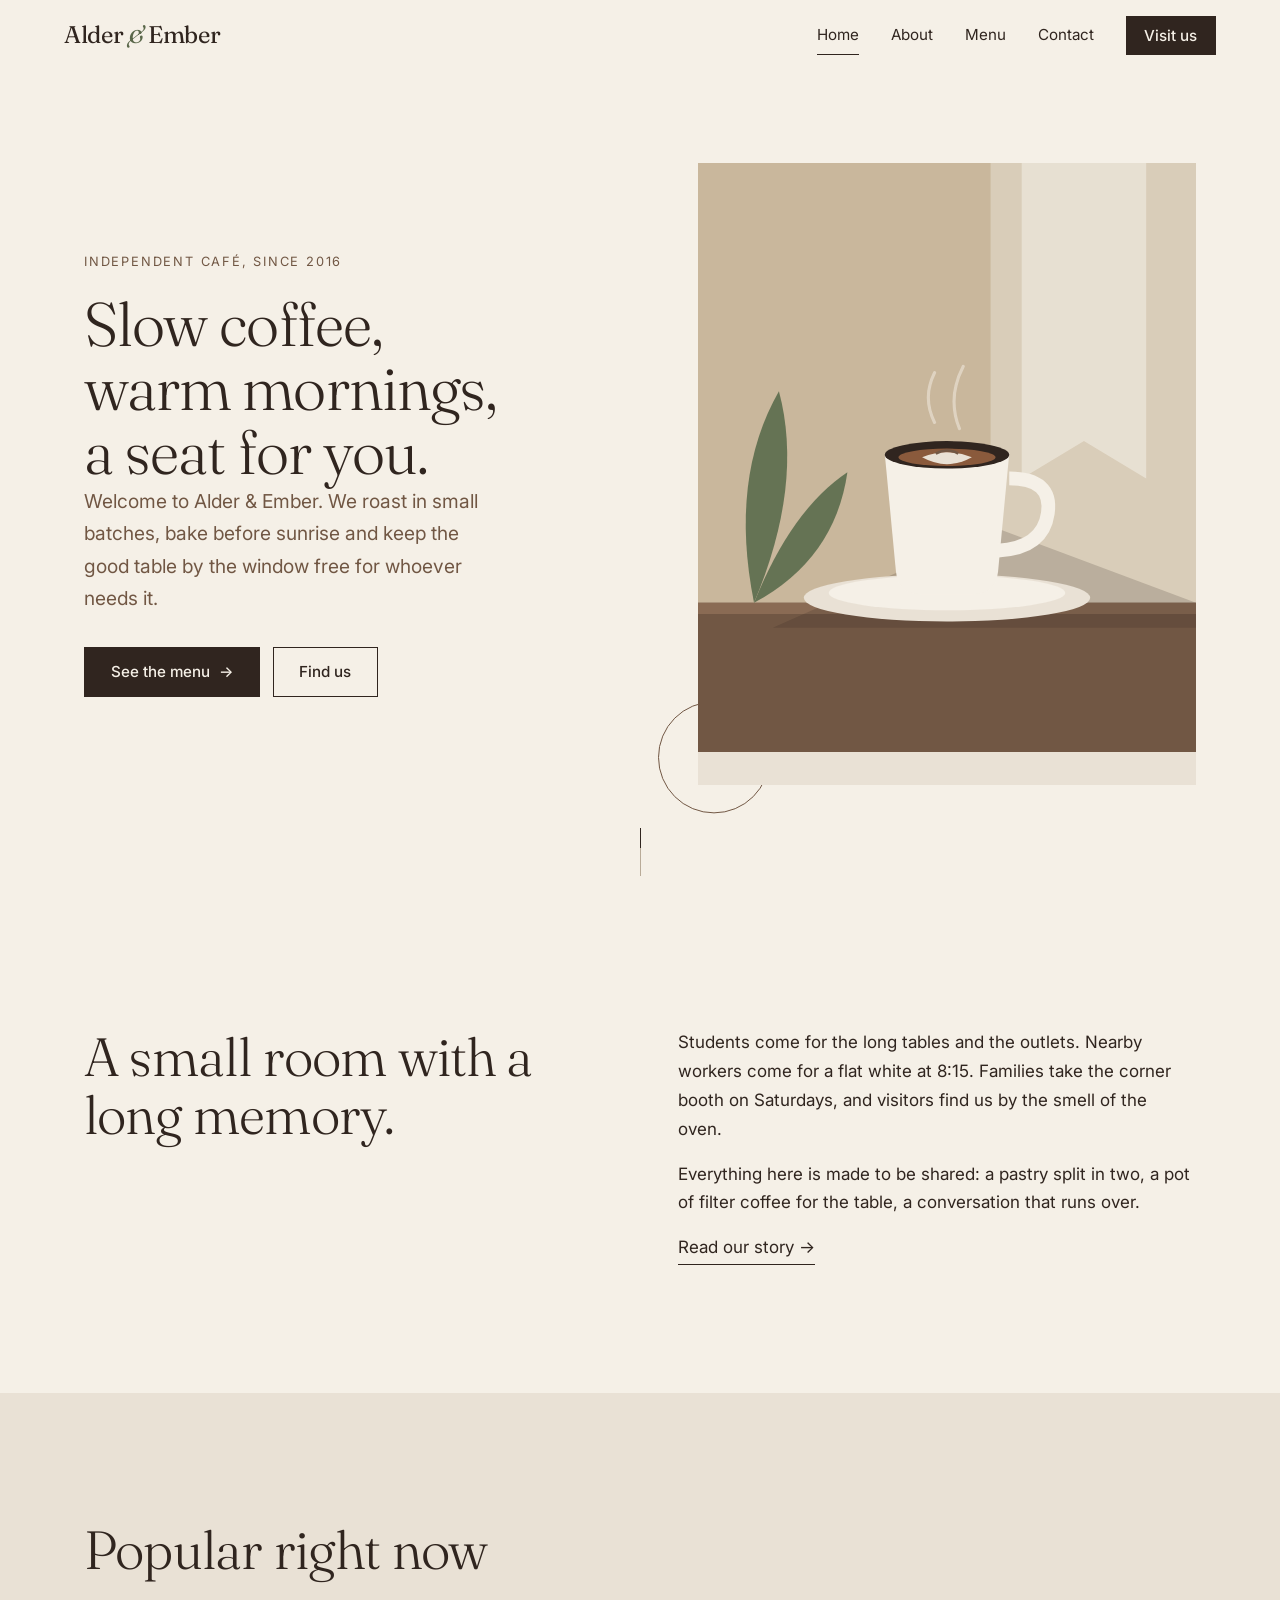
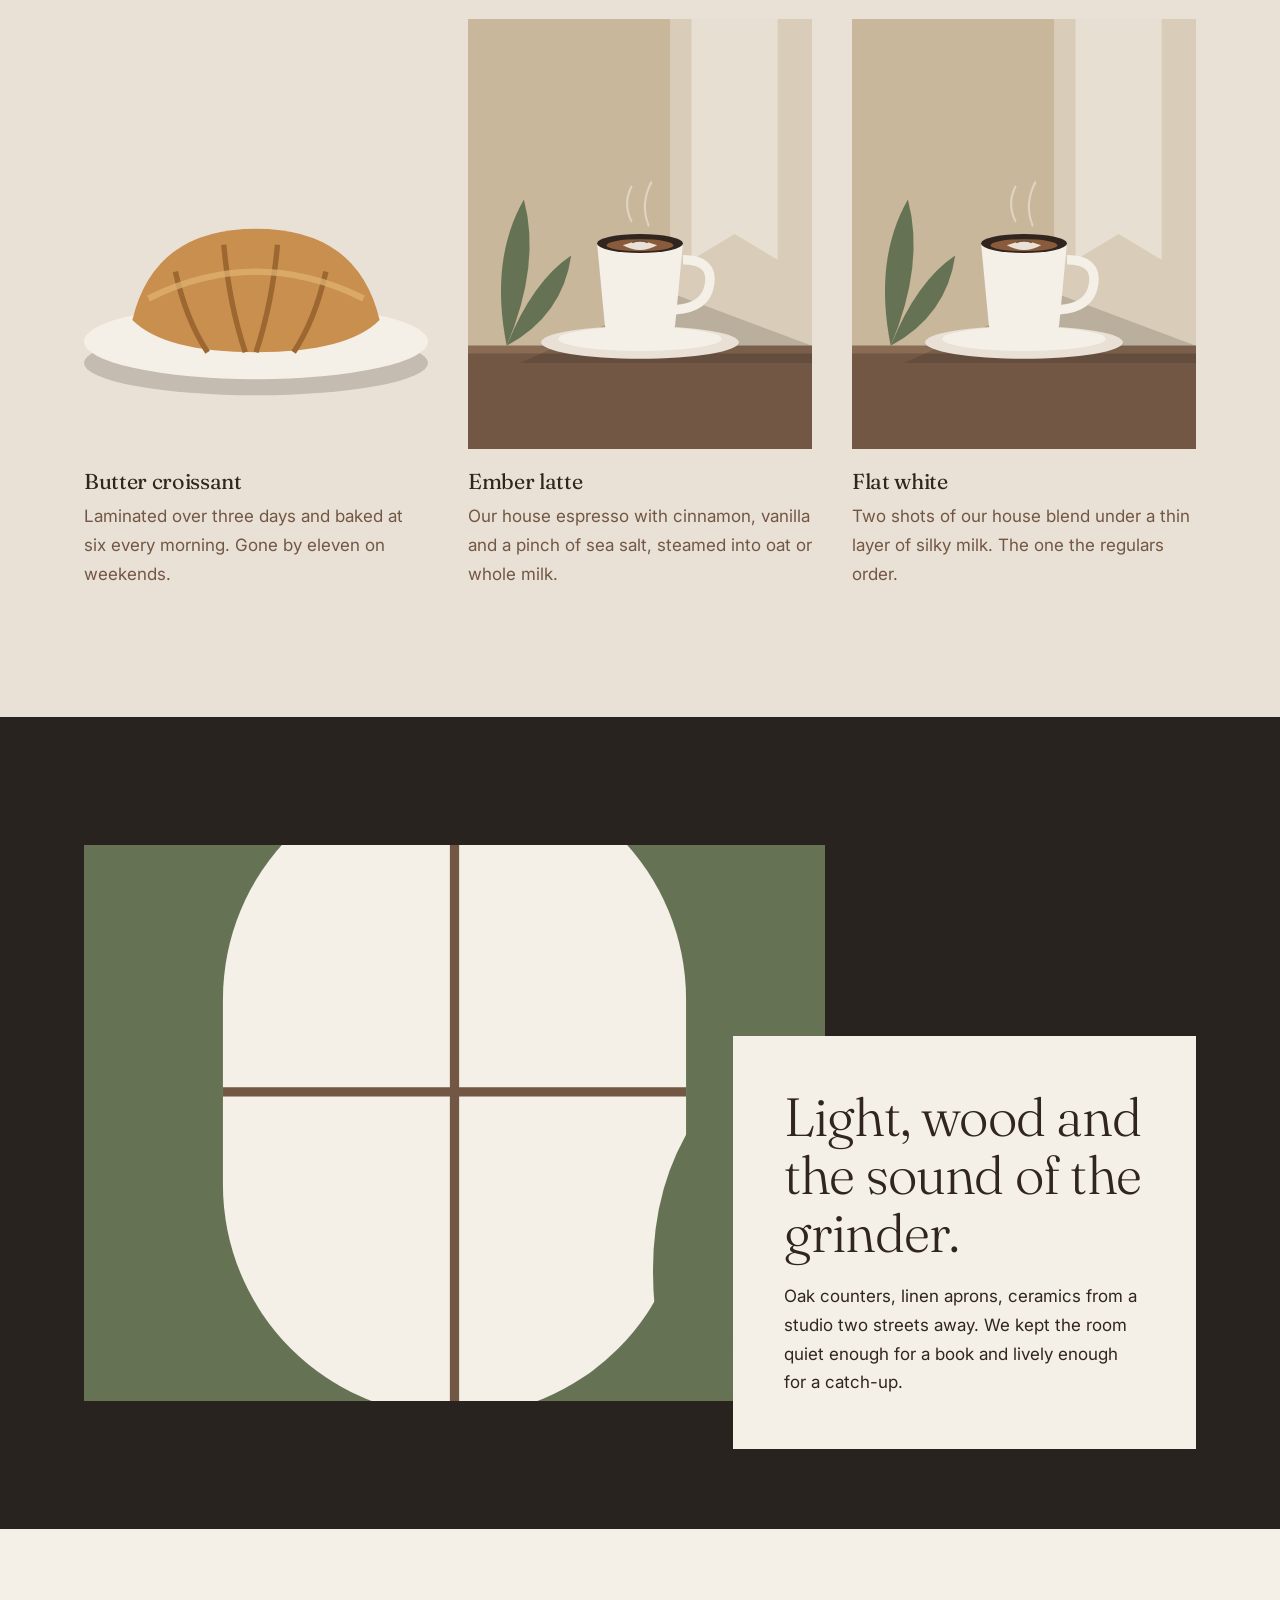
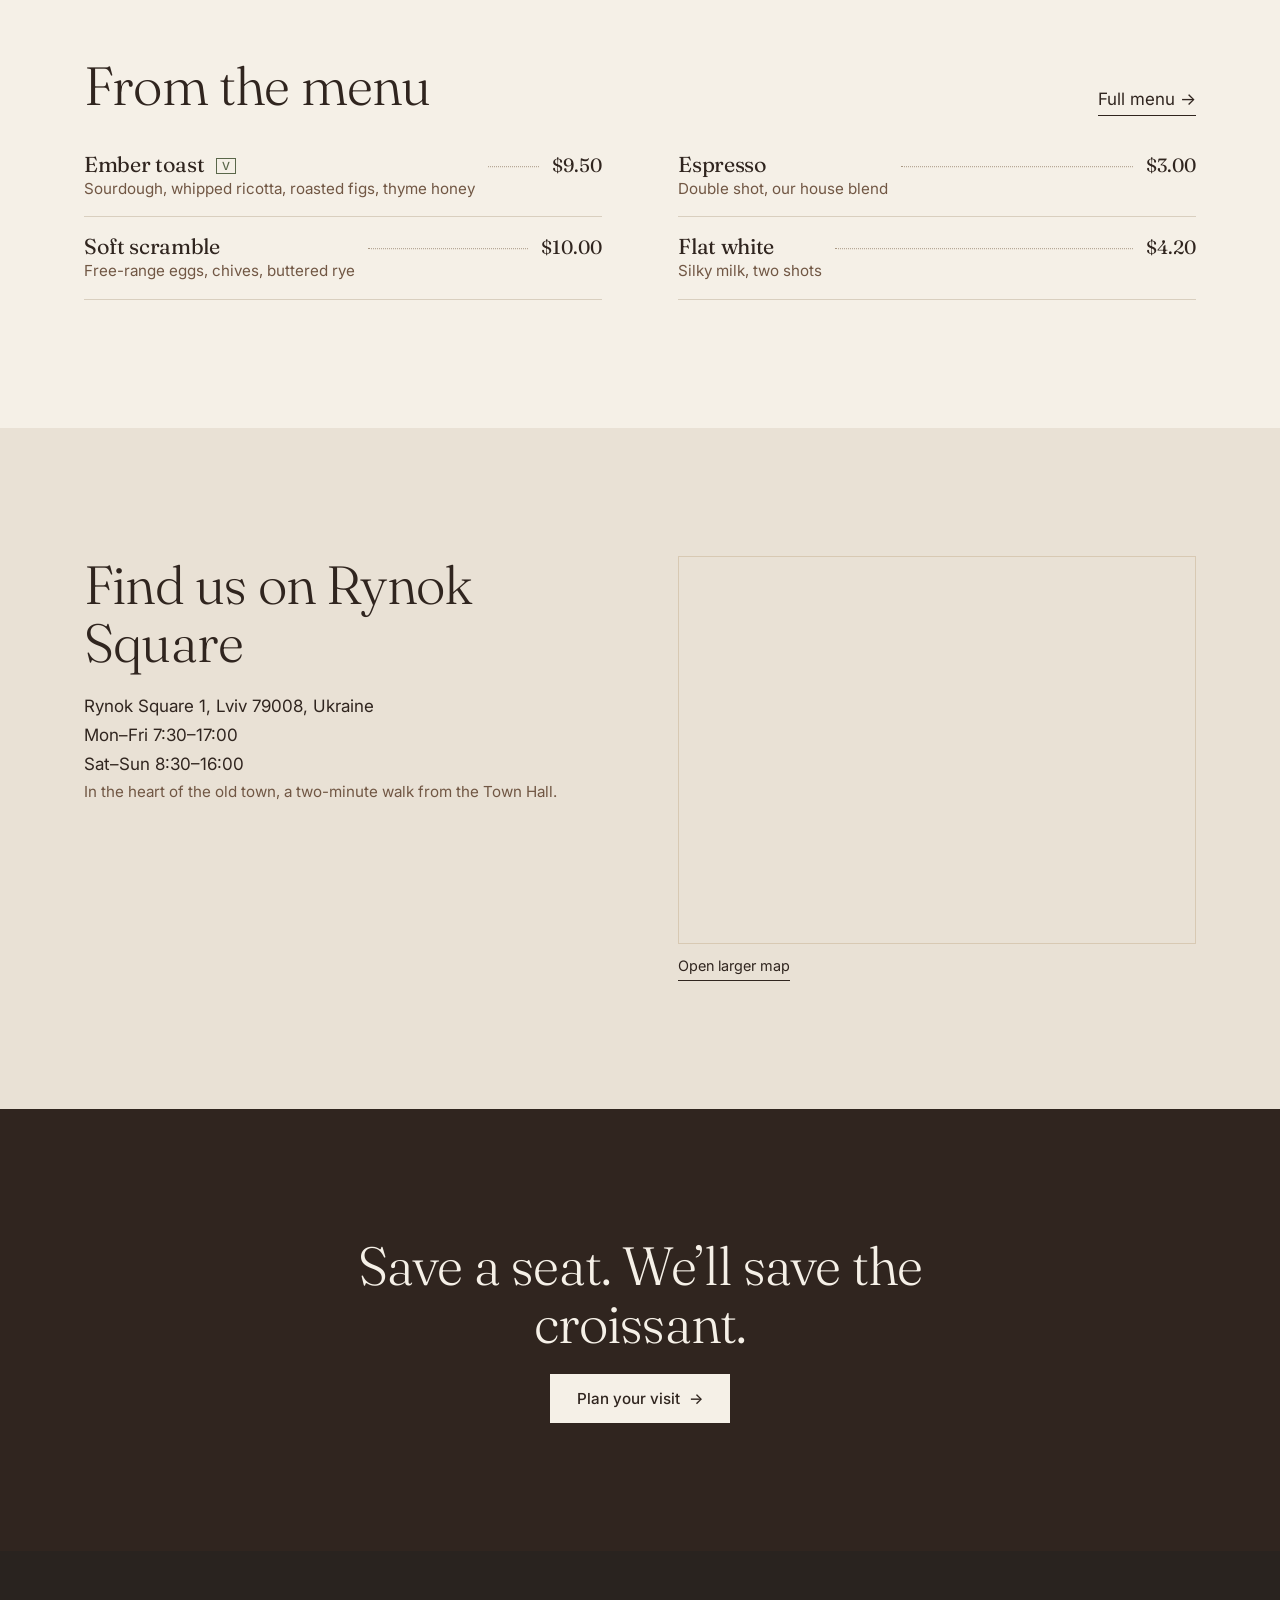
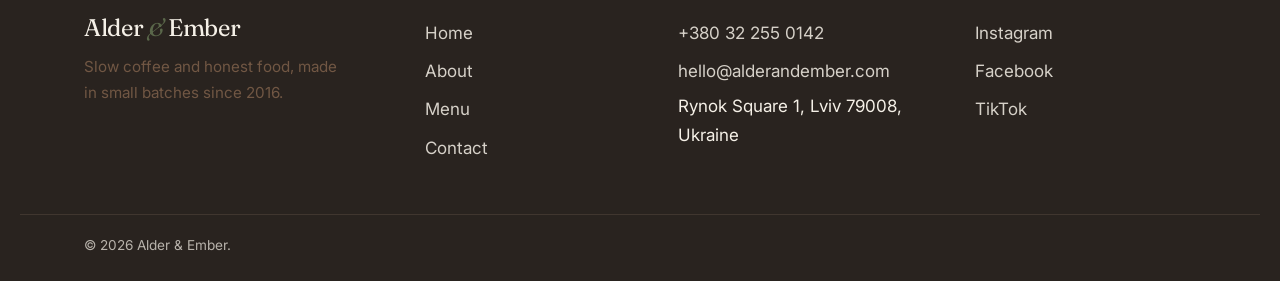
<file: index.html>
<!DOCTYPE html>
<html lang="en">
  <head>
    <meta charset="utf-8">
    <meta name="viewport" content="width=device-width,initial-scale=1"><title>Alder & Ember — Slow coffee, honest food</title>
    <meta name="description" content="An independent café serving slow coffee, fresh pastry and seasonal food.">
    <link rel="preconnect" href="https://fonts.googleapis.com">
    <link rel="preconnect" href="https://fonts.gstatic.com" crossorigin>
    <link href="https://fonts.googleapis.com/css2?family=Fraunces:ital,opsz,wght@0,9..144,300;0,9..144,400;1,9..144,300&amp;family=Inter:wght@400;500&amp;display=swap" rel="stylesheet">
    <link rel="icon" type="image/svg+xml" href="assets/favicon.svg">
    <meta name="theme-color" content="#F5F0E7">
    <link rel="stylesheet" href="css/style.css">
    <script>document.documentElement.classList.add('js')</script>
  </head>
  <body data-page="index"><a class="skip" href="#main">Skip to content</a>
    <header class="nav" id="nav"><a class="brand" href="index.html" aria-label="Alder &amp; Ember, home">Alder <i>&amp;</i> Ember</a>
      <button class="burger" aria-expanded="false" aria-controls="menu"><span class="sr">Menu</span><b></b><b></b></button>
      <nav id="menu" aria-label="Main"><a href="index.html" aria-current="page">Home</a><a href="about.html">About</a><a href="menu.html">Menu</a><a href="contact.html">Contact</a><a class="btn sm" href="index.html#map" data-visit>Visit us</a></nav>
    </header>
    <main id="main">
      <section class="hero">
        <div class="wrap hero-grid">
          <div class="hero-copy">
            <p class="label"><span class="ln">Independent café, since 2016</span></p>
            <h1><span class="ln">Slow coffee,</span> <span class="ln">warm mornings,</span> <span class="ln">a seat for you.</span></h1>
            <p class="lead ln">Welcome to Alder &amp; Ember. We roast in small batches, bake before sunrise and keep the good table by the window free for whoever needs it.</p>
            <p class="cta ln"><a class="btn" href="menu.html">See the menu <span class="arr">→</span></a><a class="btn ghost" href="contact.html">Find us</a></p>
          </div>
          <div class="hero-art">
            <div class="mask">
              <figure class="ph fill "><img src="https://images.unsplash.com/photo-1673568438355-6136a2034d4b?auto=format&fit=crop&q=75&w=1200" alt="Cappuccino with a heart drawn in the milk foam" width="800" height="1000" onerror="this.onerror=null;this.src=&quot;assets/images/hero.svg&quot;" data-speed="0.07"></figure>
            </div>
            <div class="float" data-speed="-0.12" aria-hidden="true"></div>
          </div>
        </div><a class="scroll" href="#intro" aria-label="Scroll to introduction"><span></span></a>
      </section>
      <section class="sec" id="intro">
        <div class="wrap split">
          <h2 class="reveal">A small room with a long memory.</h2>
          <div class="reveal">
            <p>Students come for the long tables and the outlets. Nearby workers come for a flat white at 8:15. Families take the corner booth on Saturdays, and visitors find us by the smell of the oven.</p>
            <p>Everything here is made to be shared: a pastry split in two, a pot of filter coffee for the table, a conversation that runs over.</p><a class="link" href="about.html">Read our story <span class="arr">→</span></a>
          </div>
        </div>
      </section>
      <section class="sec tint">
        <div class="wrap">
          <h2 class="reveal">Popular right now</h2>
          <div class="pop">
            <article class="reveal">
              <figure class="ph tall"><img src="https://images.unsplash.com/photo-1692742249337-3bf05e2b1ed7?auto=format&fit=crop&q=75&w=1200" alt="A dish of golden croissants" width="800" height="1000" onerror="this.onerror=null;this.src=&quot;assets/images/pastry.svg&quot;" loading="lazy"></figure>
              <h3>Butter croissant</h3>
              <p>Laminated over three days and baked at six every morning. Gone by eleven on weekends.</p>
            </article>
            <article class="reveal d1">
              <figure class="ph tall"><img src="https://images.unsplash.com/photo-1673568438355-6136a2034d4b?auto=format&fit=crop&q=75&w=1200" alt="Latte art in a white cup" width="800" height="1000" onerror="this.onerror=null;this.src=&quot;assets/images/hero.svg&quot;" loading="lazy"></figure>
              <h3>Ember latte</h3>
              <p>Our house espresso with cinnamon, vanilla and a pinch of sea salt, steamed into oat or whole milk.</p>
            </article>
            <article class="reveal d2">
              <figure class="ph tall"><img src="https://images.unsplash.com/photo-1660229496744-1c772fabc06a?auto=format&fit=crop&q=75&w=1200" alt="A flat white in a ceramic cup" width="800" height="1000" onerror="this.onerror=null;this.src=&quot;assets/images/hero.svg&quot;" loading="lazy"></figure>
              <h3>Flat white</h3>
              <p>Two shots of our house blend under a thin layer of silky milk. The one the regulars order.</p>
            </article>
          </div>
        </div>
      </section>
      <section class="sec dark">
        <div class="wrap overlap">
          <div class="reveal">
            <figure class="ph wide"><img src="https://images.pexels.com/photos/5018374/pexels-photo-5018374.jpeg?auto=compress&cs=tinysrgb&w=1200" alt="Bright café interior with a large wooden table, chairs and bookshelves" width="800" height="1000" onerror="this.onerror=null;this.src=&quot;assets/images/window.svg&quot;" loading="lazy" data-speed="0.06"></figure>
          </div>
          <div class="card-over reveal">
            <h2>Light, wood and the sound of the grinder.</h2>
            <p>Oak counters, linen aprons, ceramics from a studio two streets away. We kept the room quiet enough for a book and lively enough for a catch-up.</p>
          </div>
        </div>
      </section>
      <section class="sec">
        <div class="wrap">
          <div class="head reveal">
            <h2>From the menu</h2><a class="link" href="menu.html">Full menu <span class="arr">→</span></a>
          </div>
          <div class="two reveal">
            <ul class="items">
              <li>
                <div>
                  <h3>Ember toast <small>V</small></h3>
                  <p>Sourdough, whipped ricotta, roasted figs, thyme honey</p>
                </div><span class="dots" aria-hidden="true"></span><span class="price">$9.50</span>
              </li>
              <li>
                <div>
                  <h3>Soft scramble</h3>
                  <p>Free-range eggs, chives, buttered rye</p>
                </div><span class="dots" aria-hidden="true"></span><span class="price">$10.00</span>
              </li>
            </ul>
            <ul class="items">
              <li>
                <div>
                  <h3>Espresso</h3>
                  <p>Double shot, our house blend</p>
                </div><span class="dots" aria-hidden="true"></span><span class="price">$3.00</span>
              </li>
              <li>
                <div>
                  <h3>Flat white</h3>
                  <p>Silky milk, two shots</p>
                </div><span class="dots" aria-hidden="true"></span><span class="price">$4.20</span>
              </li>
            </ul>
          </div>
        </div>
      </section>
      <section class="sec tint" id="map">
        <div class="wrap split">
          <div class="reveal">
            <h2>Find us on Rynok Square</h2>
            <address>
              <p>Rynok Square 1, Lviv 79008, Ukraine<br>Mon–Fri 7:30–17:00<br>Sat–Sun 8:30–16:00</p>
            </address>
            <p class="muted">In the heart of the old town, a two-minute walk from the Town Hall.</p>
          </div>
          <div class="map reveal">
            <iframe title="Map showing Rynok Square, Lviv" loading="lazy" src="https://www.openstreetmap.org/export/embed.html?bbox=24.0265%2C49.8395%2C24.0365%2C49.8445&amp;layer=mapnik&amp;marker=49.8419%2C24.0315"></iframe><a class="link" href="https://www.openstreetmap.org/?mlat=49.8419&amp;mlon=24.0315#map=17/49.8419/24.0315" target="_blank" rel="noopener">Open larger map</a>
          </div>
        </div>
      </section>
      <section class="sec final">
        <div class="wrap center reveal">
          <h2>Save a seat. We’ll save the croissant.</h2><a class="btn light" href="contact.html">Plan your visit <span class="arr">→</span></a>
        </div>
      </section>
    </main>
    <footer class="foot">
      <div class="wrap grid4">
        <div>
          <p class="brand">Alder <i>&amp;</i> Ember</p>
          <p class="muted">Slow coffee and honest food, made in small batches since 2016.</p>
        </div>
        <nav aria-label="Footer"><a href="index.html">Home</a><a href="about.html">About</a><a href="menu.html">Menu</a><a href="contact.html">Contact</a></nav>
        <address><a href="tel:+380322550142">+380 32 255 0142</a><a href="mailto:hello@alderandember.com">hello@alderandember.com</a><span>Rynok Square 1, Lviv 79008, Ukraine</span></address>
        <div class="social"><a href="https://instagram.com/" rel="noopener" target="_blank">Instagram</a><a href="https://facebook.com/" rel="noopener" target="_blank">Facebook</a><a href="https://tiktok.com/" rel="noopener" target="_blank">TikTok</a></div>
      </div>
      <p class="wrap copy">&copy; 2026 Alder &amp; Ember.</p>
    </footer>
    <script src="js/main.js" defer></script>
  </body>
</html>
</file>
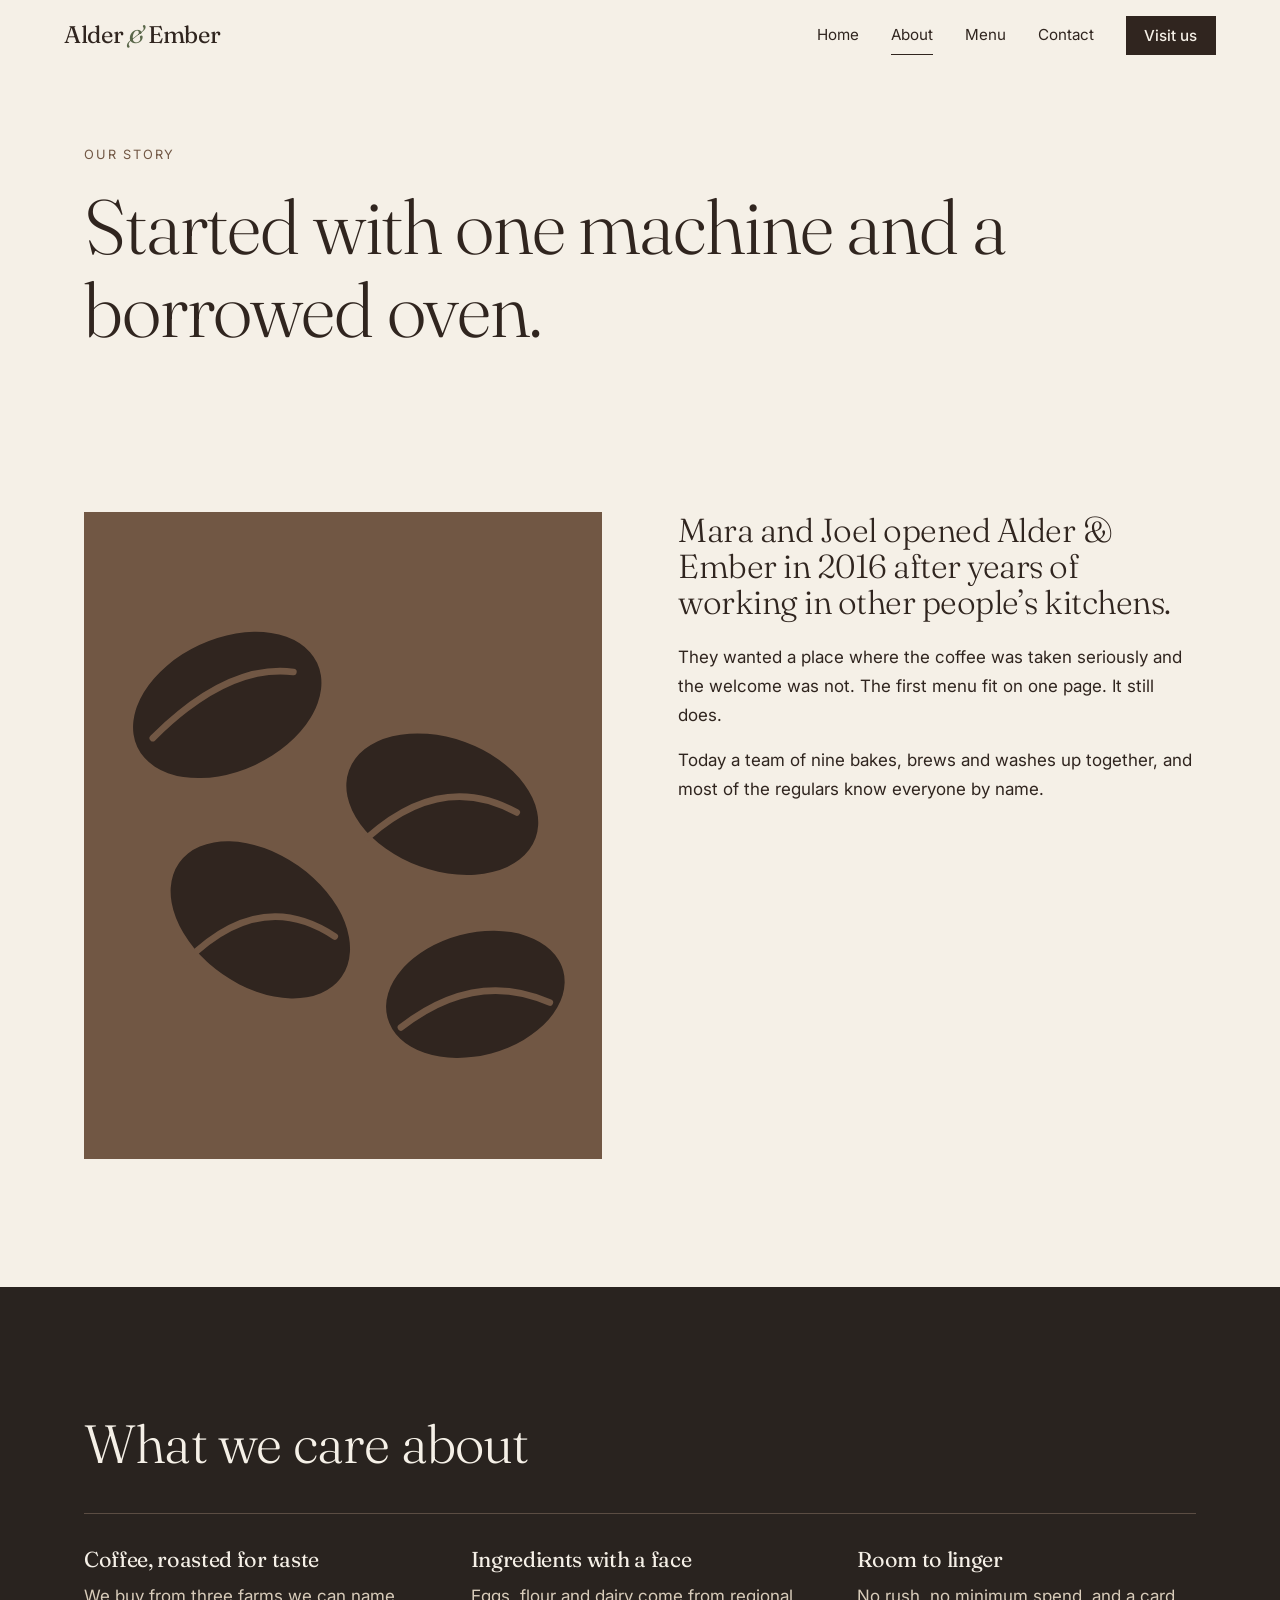
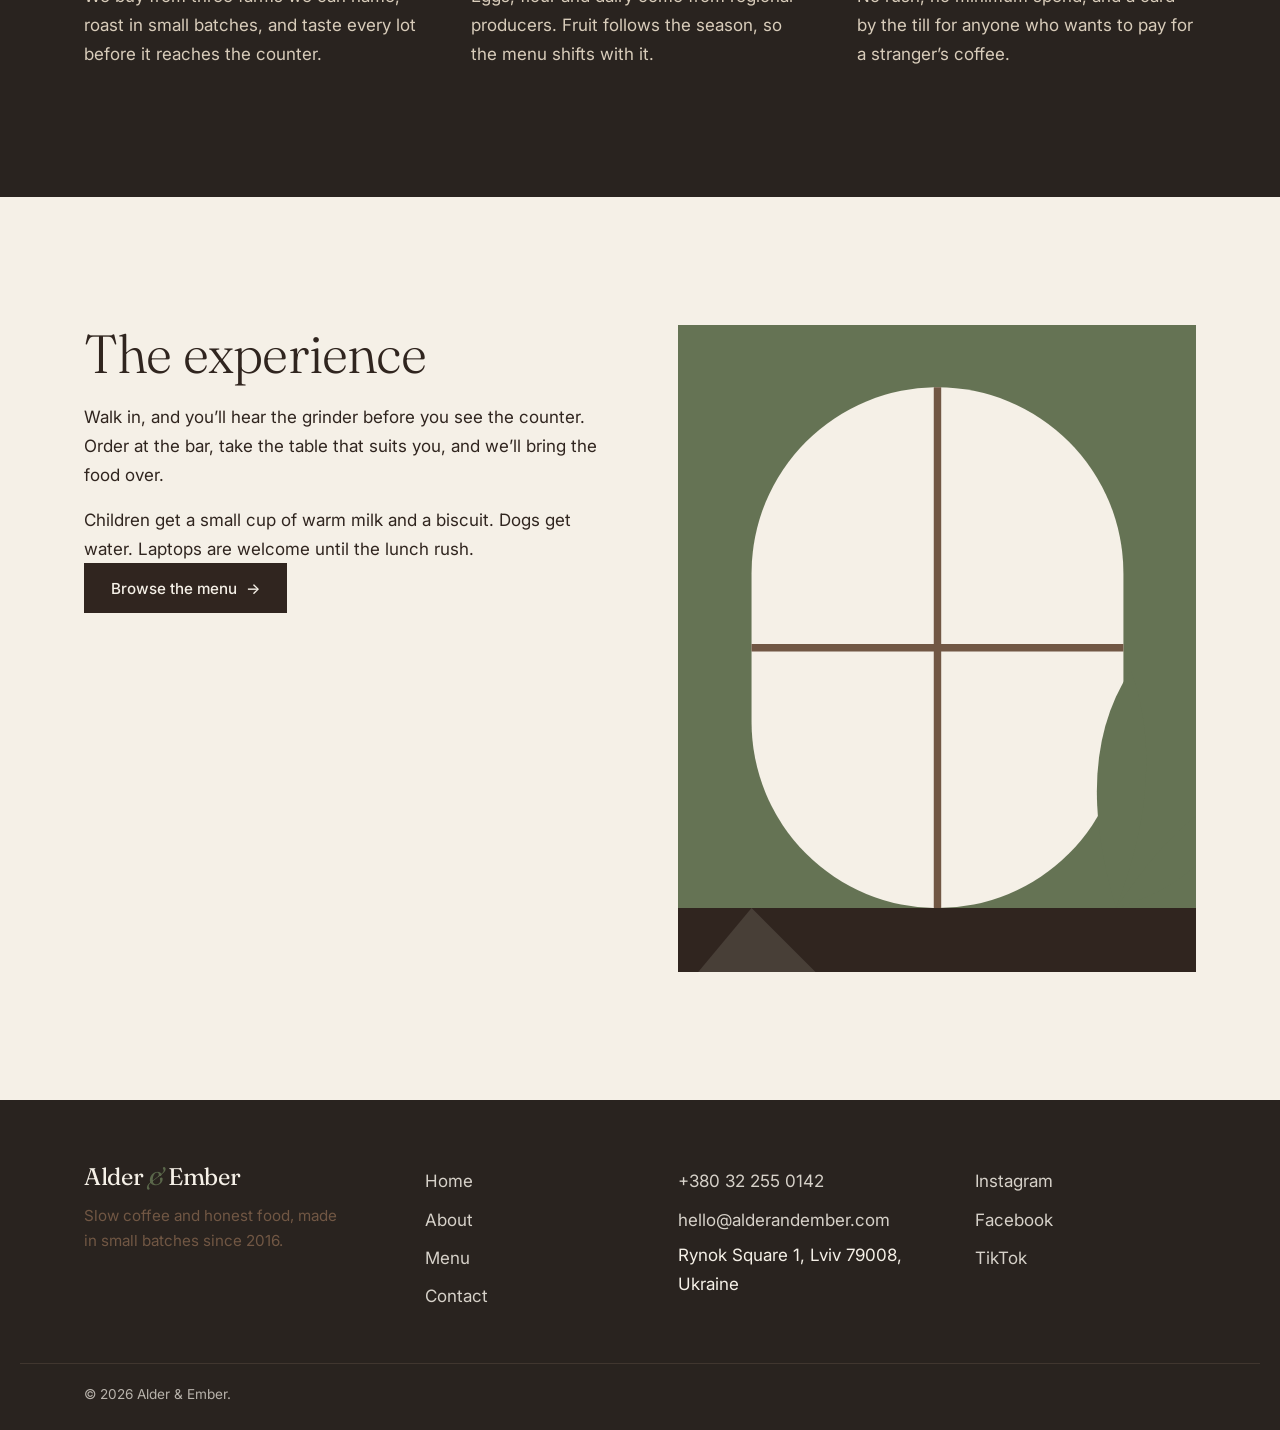
<file: about.html>
<!DOCTYPE html>
<html lang="en">
  <head>
    <meta charset="utf-8">
    <meta name="viewport" content="width=device-width,initial-scale=1"><title>About — Alder & Ember</title>
    <meta name="description" content="The story, values and sourcing behind Alder & Ember.">
    <link rel="preconnect" href="https://fonts.googleapis.com">
    <link rel="preconnect" href="https://fonts.gstatic.com" crossorigin>
    <link href="https://fonts.googleapis.com/css2?family=Fraunces:ital,opsz,wght@0,9..144,300;0,9..144,400;1,9..144,300&amp;family=Inter:wght@400;500&amp;display=swap" rel="stylesheet">
    <link rel="icon" type="image/svg+xml" href="assets/favicon.svg">
    <meta name="theme-color" content="#F5F0E7">
    <link rel="stylesheet" href="css/style.css">
    <script>document.documentElement.classList.add('js')</script>
  </head>
  <body data-page="about"><a class="skip" href="#main">Skip to content</a>
    <header class="nav" id="nav"><a class="brand" href="index.html" aria-label="Alder &amp; Ember, home">Alder <i>&amp;</i> Ember</a>
      <button class="burger" aria-expanded="false" aria-controls="menu"><span class="sr">Menu</span><b></b><b></b></button>
      <nav id="menu" aria-label="Main"><a href="index.html">Home</a><a href="about.html" aria-current="page">About</a><a href="menu.html">Menu</a><a href="contact.html">Contact</a><a class="btn sm" href="index.html#map" data-visit>Visit us</a></nav>
    </header>
    <main id="main">
      <section class="page-hero">
        <div class="wrap">
          <p class="label">Our story</p>
          <h1 class="reveal">Started with one machine and a borrowed oven.</h1>
        </div>
      </section>
      <section class="sec">
        <div class="wrap split">
          <div class="reveal">
            <figure class="ph tall"><img src="https://images.pexels.com/photos/32480142/pexels-photo-32480142.jpeg?auto=compress&cs=tinysrgb&w=1200" alt="A coffee cup on a rustic wooden table" width="800" height="1000" onerror="this.onerror=null;this.src=&quot;assets/images/beans.svg&quot;" loading="lazy" data-speed="0.06"></figure>
          </div>
          <div class="reveal">
            <p class="big">Mara and Joel opened Alder &amp; Ember in 2016 after years of working in other people’s kitchens.</p>
            <p>They wanted a place where the coffee was taken seriously and the welcome was not. The first menu fit on one page. It still does.</p>
            <p>Today a team of nine bakes, brews and washes up together, and most of the regulars know everyone by name.</p>
          </div>
        </div>
      </section>
      <section class="sec dark">
        <div class="wrap">
          <h2 class="reveal">What we care about</h2>
          <div class="vals">
            <div class="reveal">
              <h3>Coffee, roasted for taste</h3>
              <p>We buy from three farms we can name, roast in small batches, and taste every lot before it reaches the counter.</p>
            </div>
            <div class="reveal d1">
              <h3>Ingredients with a face</h3>
              <p>Eggs, flour and dairy come from regional producers. Fruit follows the season, so the menu shifts with it.</p>
            </div>
            <div class="reveal d2">
              <h3>Room to linger</h3>
              <p>No rush, no minimum spend, and a card by the till for anyone who wants to pay for a stranger’s coffee.</p>
            </div>
          </div>
        </div>
      </section>
      <section class="sec">
        <div class="wrap split rev">
          <div class="reveal">
            <figure class="ph tall"><img src="https://images.pexels.com/photos/3952086/pexels-photo-3952086.jpeg?auto=compress&cs=tinysrgb&w=1200" alt="Café interior with round tables, plants and large windows" width="800" height="1000" onerror="this.onerror=null;this.src=&quot;assets/images/window.svg&quot;" loading="lazy" data-speed="0.06"></figure>
          </div>
          <div class="reveal">
            <h2>The experience</h2>
            <p>Walk in, and you’ll hear the grinder before you see the counter. Order at the bar, take the table that suits you, and we’ll bring the food over.</p>
            <p>Children get a small cup of warm milk and a biscuit. Dogs get water. Laptops are welcome until the lunch rush.</p><a class="btn" href="menu.html">Browse the menu <span class="arr">→</span></a>
          </div>
        </div>
      </section>
    </main>
    <footer class="foot">
      <div class="wrap grid4">
        <div>
          <p class="brand">Alder <i>&amp;</i> Ember</p>
          <p class="muted">Slow coffee and honest food, made in small batches since 2016.</p>
        </div>
        <nav aria-label="Footer"><a href="index.html">Home</a><a href="about.html">About</a><a href="menu.html">Menu</a><a href="contact.html">Contact</a></nav>
        <address><a href="tel:+380322550142">+380 32 255 0142</a><a href="mailto:hello@alderandember.com">hello@alderandember.com</a><span>Rynok Square 1, Lviv 79008, Ukraine</span></address>
        <div class="social"><a href="https://instagram.com/" rel="noopener" target="_blank">Instagram</a><a href="https://facebook.com/" rel="noopener" target="_blank">Facebook</a><a href="https://tiktok.com/" rel="noopener" target="_blank">TikTok</a></div>
      </div>
      <p class="wrap copy">&copy; 2026 Alder &amp; Ember.</p>
    </footer>
    <script src="js/main.js" defer></script>
  </body>
</html>
</file>
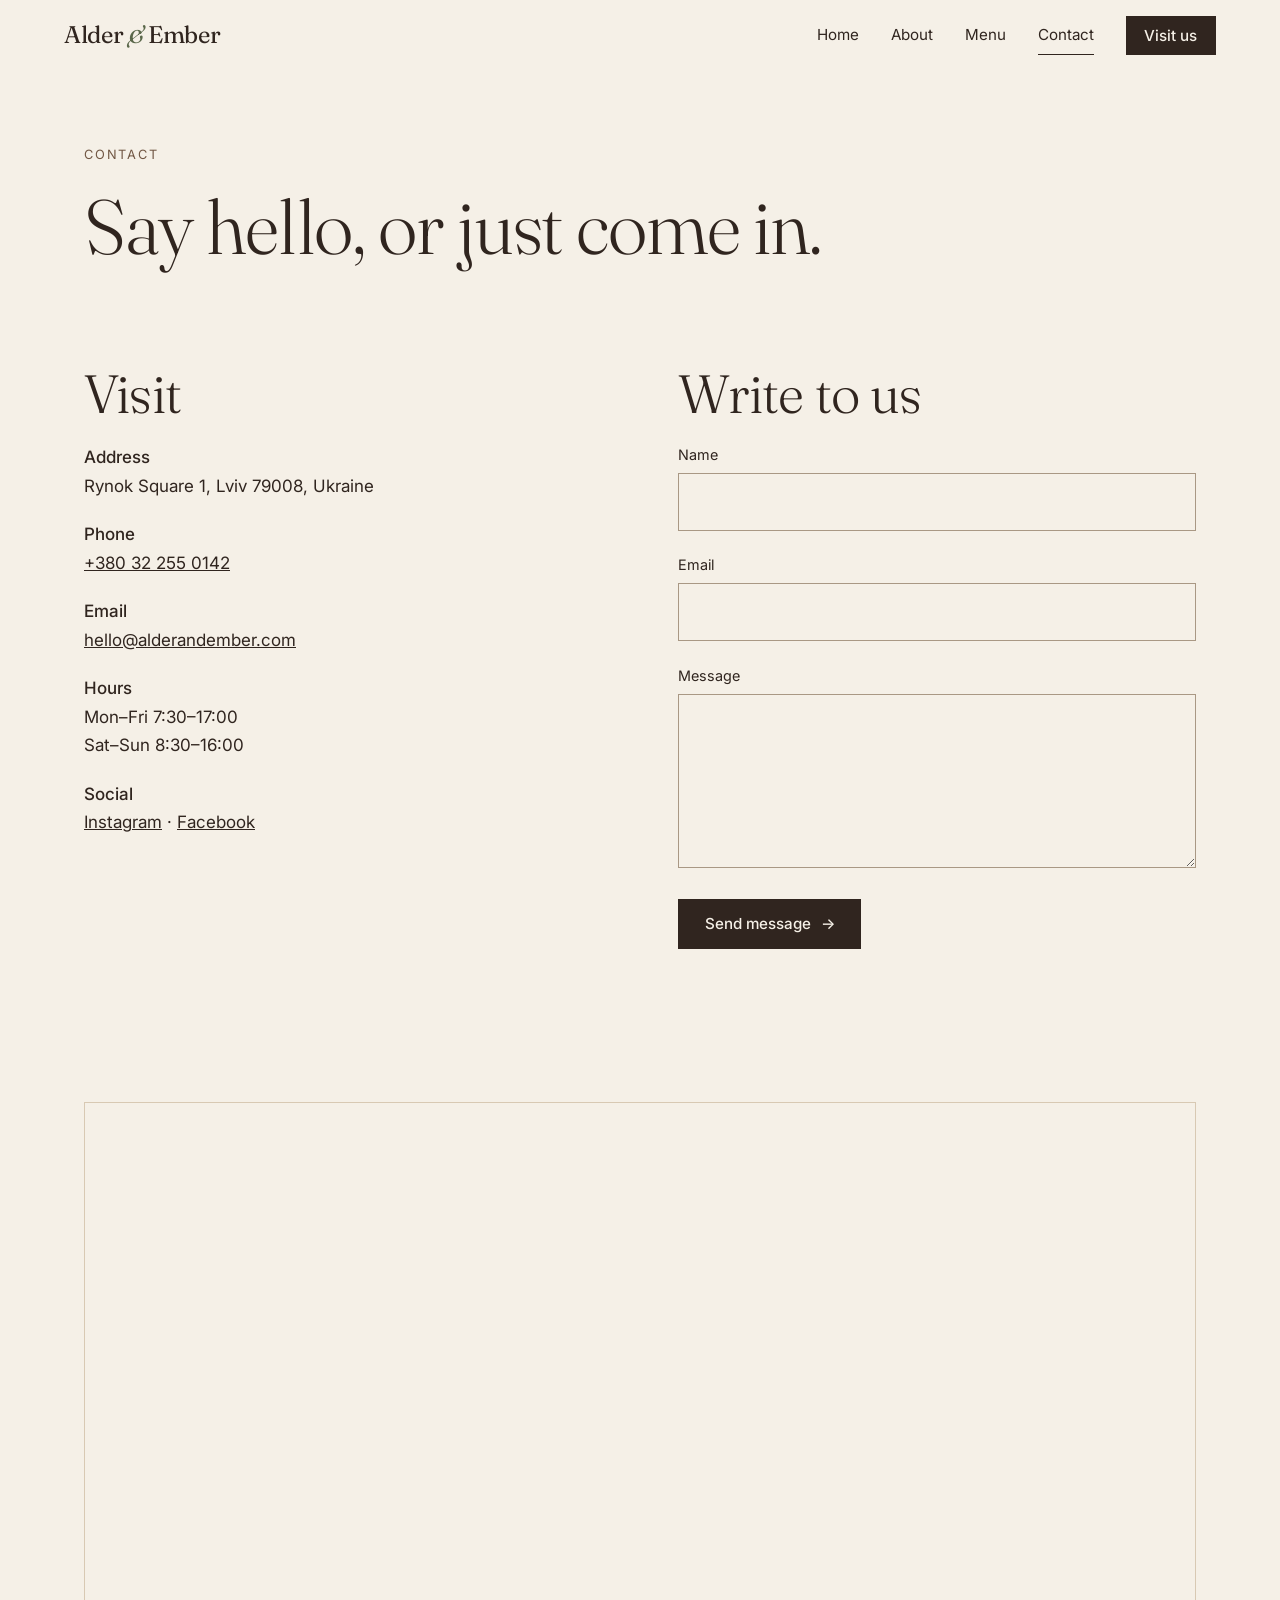
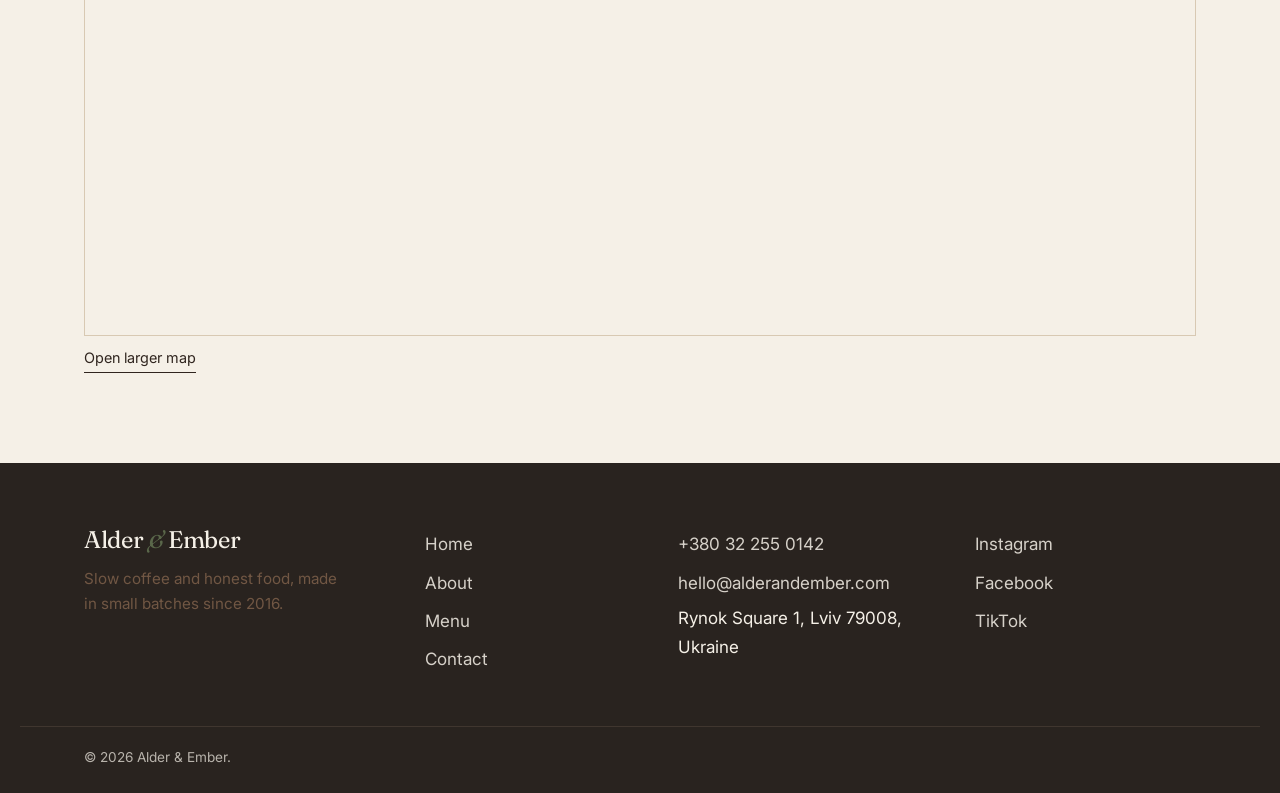
<file: contact.html>
<!DOCTYPE html>
<html lang="en">
  <head>
    <meta charset="utf-8">
    <meta name="viewport" content="width=device-width,initial-scale=1"><title>Contact — Alder & Ember</title>
    <meta name="description" content="Opening hours, address and a message form for Alder & Ember.">
    <link rel="preconnect" href="https://fonts.googleapis.com">
    <link rel="preconnect" href="https://fonts.gstatic.com" crossorigin>
    <link href="https://fonts.googleapis.com/css2?family=Fraunces:ital,opsz,wght@0,9..144,300;0,9..144,400;1,9..144,300&amp;family=Inter:wght@400;500&amp;display=swap" rel="stylesheet">
    <link rel="icon" type="image/svg+xml" href="assets/favicon.svg">
    <meta name="theme-color" content="#F5F0E7">
    <link rel="stylesheet" href="css/style.css">
    <script>document.documentElement.classList.add('js')</script>
  </head>
  <body data-page="contact"><a class="skip" href="#main">Skip to content</a>
    <header class="nav" id="nav"><a class="brand" href="index.html" aria-label="Alder &amp; Ember, home">Alder <i>&amp;</i> Ember</a>
      <button class="burger" aria-expanded="false" aria-controls="menu"><span class="sr">Menu</span><b></b><b></b></button>
      <nav id="menu" aria-label="Main"><a href="index.html">Home</a><a href="about.html">About</a><a href="menu.html">Menu</a><a href="contact.html" aria-current="page">Contact</a><a class="btn sm" href="index.html#map" data-visit>Visit us</a></nav>
    </header>
    <main id="main">
      <section class="page-hero">
        <div class="wrap">
          <p class="label">Contact</p>
          <h1 class="reveal">Say hello, or just come in.</h1>
        </div>
      </section>
      <section class="sec tight">
        <div class="wrap split">
          <div class="reveal">
            <h2>Visit</h2>
            <address class="info">
              <p><b>Address</b><br>Rynok Square 1, Lviv 79008, Ukraine</p>
              <p><b>Phone</b><br><a href="tel:+380322550142">+380 32 255 0142</a></p>
              <p><b>Email</b><br><a href="mailto:hello@alderandember.com">hello@alderandember.com</a></p>
              <p><b>Hours</b><br>Mon–Fri 7:30–17:00<br>Sat–Sun 8:30–16:00</p>
              <p><b>Social</b><br><a href="https://instagram.com/" target="_blank" rel="noopener">Instagram</a> · <a href="https://facebook.com/" target="_blank" rel="noopener">Facebook</a></p>
            </address>
          </div>
          <form class="reveal" id="form" novalidate>
            <h2>Write to us</h2>
            <div class="f"><label for="name">Name</label><input id="name" name="name" autocomplete="name" required aria-describedby="e-name">
              <p class="err" id="e-name" role="alert"></p>
            </div>
            <div class="f"><label for="email">Email</label><input id="email" name="email" type="email" autocomplete="email" required aria-describedby="e-email">
              <p class="err" id="e-email" role="alert"></p>
            </div>
            <div class="f"><label for="msg">Message</label><textarea id="msg" name="msg" rows="5" required minlength="10" aria-describedby="e-msg"></textarea>
              <p class="err" id="e-msg" role="alert"></p>
            </div>
            <button class="btn" type="submit">Send message <span class="arr">→</span></button>
            <p class="ok" id="ok" role="status" hidden>Thanks, your message is ready to send. Delivery is not connected yet; see README to hook the form to your email service.</p>
          </form>
        </div>
      </section>
      <section class="sec tight" id="map">
        <div class="wrap">
          <div class="map reveal">
            <iframe title="Map showing Rynok Square, Lviv" loading="lazy" src="https://www.openstreetmap.org/export/embed.html?bbox=24.0265%2C49.8395%2C24.0365%2C49.8445&amp;layer=mapnik&amp;marker=49.8419%2C24.0315"></iframe><a class="link" href="https://www.openstreetmap.org/?mlat=49.8419&amp;mlon=24.0315#map=17/49.8419/24.0315" target="_blank" rel="noopener">Open larger map</a>
          </div>
        </div>
      </section>
    </main>
    <footer class="foot">
      <div class="wrap grid4">
        <div>
          <p class="brand">Alder <i>&amp;</i> Ember</p>
          <p class="muted">Slow coffee and honest food, made in small batches since 2016.</p>
        </div>
        <nav aria-label="Footer"><a href="index.html">Home</a><a href="about.html">About</a><a href="menu.html">Menu</a><a href="contact.html">Contact</a></nav>
        <address><a href="tel:+380322550142">+380 32 255 0142</a><a href="mailto:hello@alderandember.com">hello@alderandember.com</a><span>Rynok Square 1, Lviv 79008, Ukraine</span></address>
        <div class="social"><a href="https://instagram.com/" rel="noopener" target="_blank">Instagram</a><a href="https://facebook.com/" rel="noopener" target="_blank">Facebook</a><a href="https://tiktok.com/" rel="noopener" target="_blank">TikTok</a></div>
      </div>
      <p class="wrap copy">&copy; 2026 Alder &amp; Ember.</p>
    </footer>
    <script src="js/main.js" defer></script>
  </body>
</html>
</file>
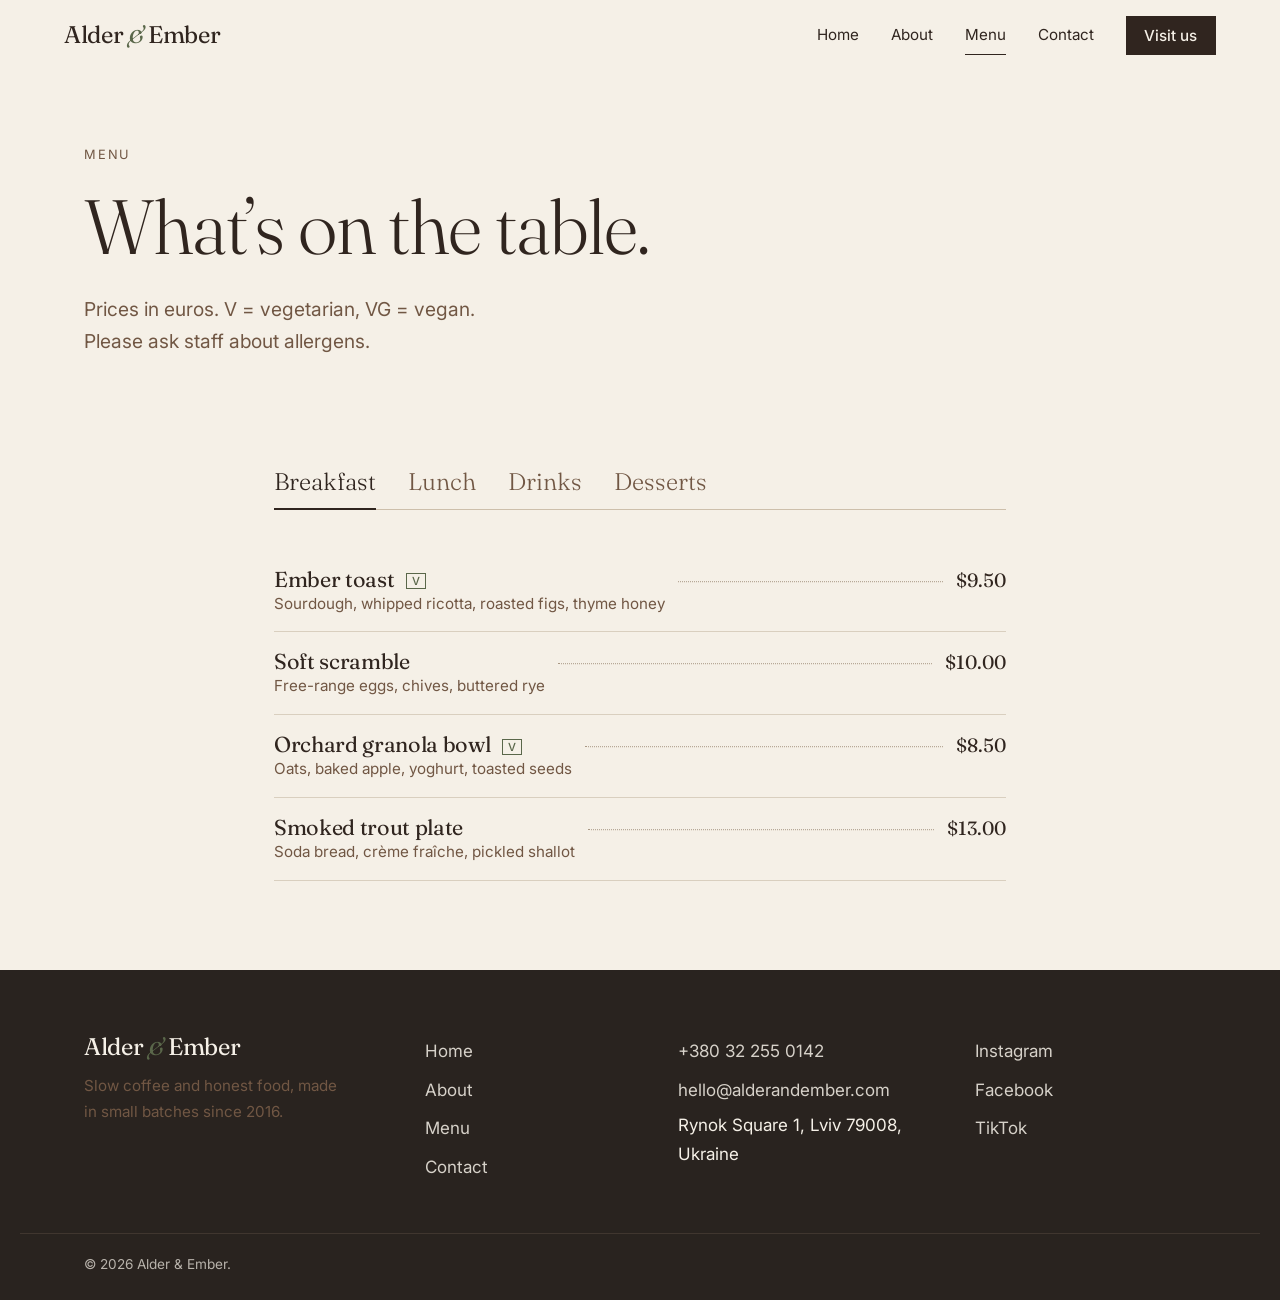
<file: menu.html>
<!DOCTYPE html>
<html lang="en">
  <head>
    <meta charset="utf-8">
    <meta name="viewport" content="width=device-width,initial-scale=1"><title>Menu — Alder & Ember</title>
    <meta name="description" content="Breakfast, lunch, drinks and desserts at Alder & Ember (sample menu).">
    <link rel="preconnect" href="https://fonts.googleapis.com">
    <link rel="preconnect" href="https://fonts.gstatic.com" crossorigin>
    <link href="https://fonts.googleapis.com/css2?family=Fraunces:ital,opsz,wght@0,9..144,300;0,9..144,400;1,9..144,300&amp;family=Inter:wght@400;500&amp;display=swap" rel="stylesheet">
    <link rel="icon" type="image/svg+xml" href="assets/favicon.svg">
    <meta name="theme-color" content="#F5F0E7">
    <link rel="stylesheet" href="css/style.css">
    <script>document.documentElement.classList.add('js')</script>
  </head>
  <body data-page="menu"><a class="skip" href="#main">Skip to content</a>
    <header class="nav" id="nav"><a class="brand" href="index.html" aria-label="Alder &amp; Ember, home">Alder <i>&amp;</i> Ember</a>
      <button class="burger" aria-expanded="false" aria-controls="menu"><span class="sr">Menu</span><b></b><b></b></button>
      <nav id="menu" aria-label="Main"><a href="index.html">Home</a><a href="about.html">About</a><a href="menu.html" aria-current="page">Menu</a><a href="contact.html">Contact</a><a class="btn sm" href="index.html#map" data-visit>Visit us</a></nav>
    </header>
    <main id="main">
      <section class="page-hero">
        <div class="wrap">
          <p class="label">Menu</p>
          <h1 class="reveal">What’s on the table.</h1>
          <p class="lead">Prices in euros. V = vegetarian, VG = vegan. Please ask staff about allergens.</p>
        </div>
      </section>
      <section class="sec tight">
        <div class="wrap narrow">
          <div class="tabs" role="tablist" aria-label="Menu categories">
            <button role="tab" id="t-Breakfast" aria-controls="p-Breakfast" aria-selected="true" tabindex="0">Breakfast</button>
            <button role="tab" id="t-Lunch" aria-controls="p-Lunch" aria-selected="false" tabindex="-1">Lunch</button>
            <button role="tab" id="t-Drinks" aria-controls="p-Drinks" aria-selected="false" tabindex="-1">Drinks</button>
            <button role="tab" id="t-Desserts" aria-controls="p-Desserts" aria-selected="false" tabindex="-1">Desserts</button>
          </div>
          <div class="panel" role="tabpanel" id="p-Breakfast" aria-labelledby="t-Breakfast">
            <h2>Breakfast</h2>
            <ul class="items">
              <li>
                <div>
                  <h3>Ember toast <small>V</small></h3>
                  <p>Sourdough, whipped ricotta, roasted figs, thyme honey</p>
                </div><span class="dots" aria-hidden="true"></span><span class="price">$9.50</span>
              </li>
              <li>
                <div>
                  <h3>Soft scramble</h3>
                  <p>Free-range eggs, chives, buttered rye</p>
                </div><span class="dots" aria-hidden="true"></span><span class="price">$10.00</span>
              </li>
              <li>
                <div>
                  <h3>Orchard granola bowl <small>V</small></h3>
                  <p>Oats, baked apple, yoghurt, toasted seeds</p>
                </div><span class="dots" aria-hidden="true"></span><span class="price">$8.50</span>
              </li>
              <li>
                <div>
                  <h3>Smoked trout plate</h3>
                  <p>Soda bread, crème fraîche, pickled shallot</p>
                </div><span class="dots" aria-hidden="true"></span><span class="price">$13.00</span>
              </li>
            </ul>
          </div>
          <div class="panel" role="tabpanel" id="p-Lunch" aria-labelledby="t-Lunch" hidden>
            <h2>Lunch</h2>
            <ul class="items">
              <li>
                <div>
                  <h3>Roast squash soup <small>VG</small></h3>
                  <p>Sage oil, pumpkin seeds, warm bread</p>
                </div><span class="dots" aria-hidden="true"></span><span class="price">$8.00</span>
              </li>
              <li>
                <div>
                  <h3>Alder sandwich</h3>
                  <p>Roast chicken, apple slaw, aioli, ciabatta</p>
                </div><span class="dots" aria-hidden="true"></span><span class="price">$11.50</span>
              </li>
              <li>
                <div>
                  <h3>Grain bowl <small>V</small></h3>
                  <p>Barley, charred greens, tahini, soft egg</p>
                </div><span class="dots" aria-hidden="true"></span><span class="price">$12.00</span>
              </li>
              <li>
                <div>
                  <h3>Tomato and burrata tart <small>V</small></h3>
                  <p>Puff pastry, basil, aged balsamic</p>
                </div><span class="dots" aria-hidden="true"></span><span class="price">$11.00</span>
              </li>
            </ul>
          </div>
          <div class="panel" role="tabpanel" id="p-Drinks" aria-labelledby="t-Drinks" hidden>
            <h2>Drinks</h2>
            <ul class="items">
              <li>
                <div>
                  <h3>Espresso</h3>
                  <p>Double shot, our house blend</p>
                </div><span class="dots" aria-hidden="true"></span><span class="price">$3.00</span>
              </li>
              <li>
                <div>
                  <h3>Flat white</h3>
                  <p>Silky milk, two shots</p>
                </div><span class="dots" aria-hidden="true"></span><span class="price">$4.20</span>
              </li>
              <li>
                <div>
                  <h3>Filter of the week</h3>
                  <p>Single origin, brewed to order</p>
                </div><span class="dots" aria-hidden="true"></span><span class="price">$4.00</span>
              </li>
              <li>
                <div>
                  <h3>Ember latte</h3>
                  <p>Cinnamon, vanilla and a pinch of sea salt</p>
                </div><span class="dots" aria-hidden="true"></span><span class="price">$4.80</span>
              </li>
              <li>
                <div>
                  <h3>Hot chocolate</h3>
                  <p>Dark chocolate, whole milk</p>
                </div><span class="dots" aria-hidden="true"></span><span class="price">$4.50</span>
              </li>
            </ul>
          </div>
          <div class="panel" role="tabpanel" id="p-Desserts" aria-labelledby="t-Desserts" hidden>
            <h2>Desserts</h2>
            <ul class="items">
              <li>
                <div>
                  <h3>Butter croissant <small>V</small></h3>
                  <p>Baked each morning</p>
                </div><span class="dots" aria-hidden="true"></span><span class="price">$3.20</span>
              </li>
              <li>
                <div>
                  <h3>Burnt honey cheesecake <small>V</small></h3>
                  <p>Crisp base, seasonal fruit</p>
                </div><span class="dots" aria-hidden="true"></span><span class="price">$6.50</span>
              </li>
              <li>
                <div>
                  <h3>Pistachio financier <small>V</small></h3>
                  <p>Brown butter, almond, pistachio</p>
                </div><span class="dots" aria-hidden="true"></span><span class="price">$3.80</span>
              </li>
              <li>
                <div>
                  <h3>Dark chocolate pot <small>V</small></h3>
                  <p>Sea salt, olive oil, cream</p>
                </div><span class="dots" aria-hidden="true"></span><span class="price">$5.50</span>
              </li>
            </ul>
          </div>
        </div>
      </section>
    </main>
    <footer class="foot">
      <div class="wrap grid4">
        <div>
          <p class="brand">Alder <i>&amp;</i> Ember</p>
          <p class="muted">Slow coffee and honest food, made in small batches since 2016.</p>
        </div>
        <nav aria-label="Footer"><a href="index.html">Home</a><a href="about.html">About</a><a href="menu.html">Menu</a><a href="contact.html">Contact</a></nav>
        <address><a href="tel:+380322550142">+380 32 255 0142</a><a href="mailto:hello@alderandember.com">hello@alderandember.com</a><span>Rynok Square 1, Lviv 79008, Ukraine</span></address>
        <div class="social"><a href="https://instagram.com/" rel="noopener" target="_blank">Instagram</a><a href="https://facebook.com/" rel="noopener" target="_blank">Facebook</a><a href="https://tiktok.com/" rel="noopener" target="_blank">TikTok</a></div>
      </div>
      <p class="wrap copy">&copy; 2026 Alder &amp; Ember.</p>
    </footer>
    <script src="js/main.js" defer></script>
  </body>
</html>
</file>
<file: css/style.css>
:root {
  --cream: #F5F0E7;
  --esp: #30251F;
  --mud: #715744;
  --green: #5A674A;
  --beige: #E9E1D5;
  --dark: #29231F;
  --ease: cubic-bezier(.22, .8, .25, 1);
  --t: .7s;
  --serif: "Fraunces", Georgia, "Times New Roman", serif;
  --sans: "Inter", system-ui, -apple-system, "Segoe UI", sans-serif;
  --pad: clamp(1.25rem, 5vw, 4rem);
}

* {
  box-sizing: border-box;
  margin: 0;
}

html {
  scroll-behavior: smooth;
  -webkit-text-size-adjust: 100%;
}

body {
  background: var(--cream);
  color: var(--esp);
  font: 400 1.0625rem/1.7 var(--sans);
  overflow-x: hidden;
}

img {
  display: block;
  max-width: 100%;
}

a {
  color: inherit;
}

.sr {
  position: absolute;
  width: 1px;
  height: 1px;
  overflow: hidden;
  clip: rect(0 0 0 0);
}

.skip {
  position: absolute;
  left: -999px;
  background: var(--esp);
  color: var(--cream);
  padding: .6rem 1rem;
  z-index: 99;
}

.skip:focus {
  left: 1rem;
  top: 1rem;
}

:focus-visible {
  outline: 2px solid var(--green);
  outline-offset: 3px;
}

h1,
h2,
h3,
.brand,
.big {
  font-family: var(--serif);
  font-weight: 300;
  line-height: 1.08;
  letter-spacing: -.015em;
}

h1 {
  font-size: clamp(2.6rem, 6vw, 5rem);
}

.hero h1 {
  font-size: clamp(2.5rem, 4.8vw, 4.6rem);
  line-height: 1.04;
}

h2 {
  font-size: clamp(2rem, 4.2vw, 3.4rem);
  margin-bottom: 1.25rem;
}

h3 {
  font-size: 1.35rem;
  font-weight: 400;
  line-height: 1.25;
}

p + p {
  margin-top: 1rem;
}

.lead {
  font-size: 1.2rem;
  max-width: 34ch;
  color: var(--mud);
}

.muted {
  color: var(--mud);
  font-size: .95rem;
}

.big {
  font-size: clamp(1.5rem, 2.6vw, 2.1rem);
  margin-bottom: 1.5rem;
}

.label {
  font-size: .8rem;
  letter-spacing: .14em;
  text-transform: uppercase;
  color: var(--mud);
  margin-bottom: 1.25rem;
}

.wrap {
  max-width: 1240px;
  margin: 0 auto;
  padding: 0 var(--pad);
}

.narrow {
  max-width: 860px;
}

.sec {
  padding: clamp(4.5rem, 10vw, 9rem) 0;
}

.sec.tight {
  padding: clamp(2rem, 5vw, 4rem) 0 clamp(3rem, 7vw, 6rem);
}

.tint {
  background: var(--beige);
}

.dark {
  background: var(--dark);
  color: var(--cream);
}

.dark .muted {
  color: #cbbfae;
}

.split {
  display: grid;
  gap: clamp(2rem, 6vw, 6rem);
  grid-template-columns: 1fr 1fr;
  align-items: start;
}

.split.rev > :first-child {
  order: 2;
}

.grid4 {
  display: grid;
  gap: 2rem;
  grid-template-columns: 1.4fr 1fr 1.2fr 1fr;
}

/* nav */
.nav {
  position: fixed;
  inset: 0 0 auto;
  z-index: 50;
  display: flex;
  align-items: center;
  justify-content: space-between;
  padding: 1rem var(--pad);
  transition: background .4s, padding .4s, transform .5s var(--ease);
}

.nav.solid {
  background: rgba(245, 240, 231, .96);
  padding-block: .65rem;
  border-bottom: 1px solid #d9cfbf;
}

.brand {
  font-size: 1.5rem;
  text-decoration: none;
  font-weight: 400;
}

.brand i {
  color: var(--green);
}

.nav nav {
  display: flex;
  align-items: center;
  gap: 2rem;
}

.nav nav a:not(.btn) {
  text-decoration: none;
  font-size: .95rem;
  position: relative;
  padding: .4rem 0;
}

.nav nav a:not(.btn)::after {
  content: "";
  position: absolute;
  left: 0;
  right: 0;
  bottom: 0;
  height: 1px;
  background: currentColor;
  transform: scaleX(0);
  transform-origin: left;
  transition: transform .4s var(--ease);
}

.nav nav a:hover::after,
.nav nav a[aria-current]::after {
  transform: scaleX(1);
}

.burger {
  display: none;
  background: none;
  border: 0;
  width: 48px;
  height: 48px;
  cursor: pointer;
  position: relative;
  color: var(--esp);
}

.burger b {
  position: absolute;
  left: 12px;
  right: 12px;
  height: 2px;
  background: currentColor;
  transition: transform .4s var(--ease);
}

.burger b:first-of-type {
  top: 19px;
}

.burger b:last-of-type {
  top: 27px;
}

.burger[aria-expanded=true] b:first-of-type {
  transform: translateY(4px) rotate(45deg);
}

.burger[aria-expanded=true] b:last-of-type {
  transform: translateY(-4px) rotate(-45deg);
}

/* buttons */
.btn {
  display: inline-flex;
  gap: .6rem;
  align-items: center;
  padding: .9rem 1.6rem;
  background: var(--esp);
  color: var(--cream);
  border: 1px solid var(--esp);
  text-decoration: none;
  font: 500 .95rem var(--sans);
  cursor: pointer;
  position: relative;
  overflow: hidden;
  transition: background .4s, color .4s;
}

.btn:hover {
  background: var(--green);
  border-color: var(--green);
}

.btn.ghost {
  background: transparent;
  color: var(--esp);
}

.btn.ghost:hover {
  background: var(--esp);
  color: var(--cream);
  border-color: var(--esp);
}

.btn.sm {
  padding: .55rem 1.1rem;
}

.btn.light {
  background: var(--cream);
  color: var(--esp);
  border-color: var(--cream);
}

.btn.light:hover {
  background: transparent;
  color: var(--cream);
}

.arr {
  display: inline-block;
  transition: transform .4s var(--ease);
}

a:hover > .arr,
button:hover > .arr {
  transform: translateX(5px);
}

.link {
  display: inline-block;
  margin-top: 1rem;
  text-decoration: none;
  border-bottom: 1px solid currentColor;
  padding-bottom: 2px;
}

.cta {
  display: flex;
  flex-wrap: wrap;
  gap: .8rem;
  margin-top: 2rem;
}

/* hero */
.hero {
  min-height: 100svh;
  display: flex;
  align-items: center;
  padding: 7rem 0 4rem;
  position: relative;
}

.hero-grid {
  display: grid;
  grid-template-columns: 1.05fr .95fr;
  gap: clamp(2rem, 5vw, 5rem);
  align-items: center;
  width: 100%;
}

.hero h1 .ln {
  display: block;
}

.hero-art {
  position: relative;
}

.mask {
  overflow: hidden;
  aspect-ratio: 4/5;
  max-height: 78vh;
  width: 100%;
  margin-left: auto;
  clip-path: inset(0 0 0 0);
}

.float {
  position: absolute;
  left: -2.5rem;
  bottom: -2rem;
  width: 7rem;
  height: 7rem;
  border: 1px solid var(--mud);
  border-radius: 50%;
  z-index: -1;
}

.ph {
  overflow: hidden;
  position: relative;
  background: var(--beige);
}

.ph img {
  width: 100%;
  height: 100%;
  object-fit: cover;
  transition: transform 1.2s var(--ease);
}

.ph:hover img {
  transform: scale(1.04);
}

.ph.fill,
.ph.fill img {
  height: 100%;
}

.ph.tall {
  aspect-ratio: 4/5;
}

.ph.wide {
  aspect-ratio: 4/3;
}

.pop .ph {
  margin-bottom: 1.2rem;
}

.ph.sq {
  aspect-ratio: 1;
  margin-bottom: 1.2rem;
}

.ph [data-speed] {
  height: 115%;
  margin-top: -7%;
}

.ph.txt {
  display: grid;
  place-items: center;
  background: var(--mud);
  color: var(--cream);
  font: 300 1.8rem var(--serif);
  text-align: center;
}

.ph.txt.alt {
  background: var(--green);
}

.scroll {
  position: absolute;
  bottom: 1.5rem;
  left: 50%;
  width: 1px;
  height: 48px;
  background: #b9ab98;
  overflow: hidden;
}

.scroll span {
  display: block;
  width: 1px;
  height: 20px;
  background: var(--esp);
  animation: sc 2.2s var(--ease) infinite;
}

@keyframes sc {
  from {
    transform: translateY(-20px);
  }

  to {
    transform: translateY(48px);
  }
}

.js .hero .ln {
  opacity: 0;
  transform: translateY(1.1rem);
  animation: up 1s var(--ease) forwards;
}

.js .hero .ln:nth-child(2) {
  animation-delay: .12s;
}

.js .hero .ln:nth-child(3) {
  animation-delay: .24s;
}

.js .hero .lead {
  animation-delay: .4s;
}

.js .hero .cta {
  animation-delay: .55s;
}

.js .hero .label .ln {
  animation-delay: 0s;
}

.js .mask {
  animation: unmask 1.5s var(--ease) .1s both;
}

.js .mask .ph {
  animation: zoom 2s var(--ease) both;
}

@keyframes up {
  to {
    opacity: 1;
    transform: none;
  }
}

@keyframes unmask {
  from {
    clip-path: inset(100% 0 0 0);
  }
}

@keyframes zoom {
  from {
    transform: scale(1.12);
  }
}

/* sections */
.pop {
  display: grid;
  grid-template-columns: repeat(3, 1fr);
  gap: 2.5rem;
  margin-top: 2.5rem;
}

.pop p {
  color: var(--mud);
  margin-top: .4rem;
}

.overlap {
  display: grid;
  grid-template-columns: repeat(12, 1fr);
  align-items: center;
}

.overlap > :first-child {
  grid-column: 1/9;
  grid-row: 1;
}

.card-over {
  position: relative;
  grid-column: 8/13;
  grid-row: 1;
  align-self: end;
  z-index: 1;
  margin-bottom: -3rem;
  background: var(--cream);
  color: var(--esp);
  padding: clamp(1.5rem, 4vw, 3.5rem);
}

.head {
  display: flex;
  justify-content: space-between;
  align-items: baseline;
  gap: 1rem;
}

.two {
  display: grid;
  grid-template-columns: 1fr 1fr;
  gap: clamp(2rem, 6vw, 6rem);
}

.map iframe {
  display: block;
  width: 100%;
  aspect-ratio: 4/3;
  min-height: 320px;
  border: 1px solid #cdbfab;
  filter: sepia(.25) saturate(.8);
}

.map .link {
  margin-top: .6rem;
  font-size: .9rem;
}

[id] {
  scroll-margin-top: 5rem;
}

.final {
  background: var(--esp);
  color: var(--cream);
}

.center {
  text-align: center;
}

.final h2 {
  max-width: 18ch;
  margin-inline: auto;
}

.page-hero {
  padding: 9rem 0 2rem;
}

.page-hero .lead {
  margin-top: 1.5rem;
}

.vals {
  display: grid;
  grid-template-columns: repeat(3, 1fr);
  gap: 3rem;
  margin-top: 2.5rem;
  border-top: 1px solid #5b4d43;
  padding-top: 2rem;
}

.vals p {
  margin-top: .6rem;
  color: #d8ccba;
}

address {
  font-style: normal;
}

.info p {
  margin-bottom: 1.2rem;
}

.info b {
  font-weight: 500;
}

/* menu */
.tabs {
  display: flex;
  flex-wrap: wrap;
  gap: .4rem 2rem;
  border-bottom: 1px solid #cdbfab;
  margin-bottom: 2.5rem;
}

.tabs button {
  background: none;
  border: 0;
  font: 300 1.5rem var(--serif);
  color: var(--mud);
  padding: .8rem 0;
  cursor: pointer;
  min-height: 48px;
  position: relative;
}

.tabs button::after {
  content: "";
  position: absolute;
  left: 0;
  right: 0;
  bottom: -1px;
  height: 2px;
  background: var(--esp);
  transform: scaleX(0);
  transition: transform .4s var(--ease);
}

.tabs button[aria-selected=true] {
  color: var(--esp);
}

.tabs button[aria-selected=true]::after {
  transform: scaleX(1);
}

.panel h2 {
  display: none;
}

.panel:not([hidden]) {
  animation: fade .5s var(--ease);
}

@keyframes fade {
  from {
    opacity: 0;
    transform: translateY(.6rem);
  }
}

.items {
  list-style: none;
  padding: 0;
}

.items li {
  display: flex;
  align-items: baseline;
  gap: .8rem;
  padding: 1rem 0;
  border-bottom: 1px solid #d9cfbf;
}

.items li > div {
  max-width: 34rem;
}

.items p {
  color: var(--mud);
  font-size: .95rem;
  line-height: 1.5;
}

.items small {
  font: 500 .7rem var(--sans);
  border: 1px solid var(--green);
  color: var(--green);
  padding: 0 .35rem;
  margin-left: .4rem;
  vertical-align: middle;
}

.dots {
  flex: 1;
  border-bottom: 1px dotted #a99884;
  min-width: 1rem;
  transform: translateY(-.3rem);
}

.price {
  font: 400 1.2rem var(--serif);
  font-variant-numeric: tabular-nums;
}

.two .items + .items {
  margin-top: 0;
}

/* form */
.f {
  margin-bottom: 1.4rem;
}

label {
  display: block;
  font-size: .9rem;
  margin-bottom: .35rem;
}

input,
textarea {
  width: 100%;
  font: inherit;
  padding: .85rem 1rem;
  background: transparent;
  border: 1px solid #a99884;
  color: var(--esp);
  border-radius: 0;
  transition: border-color .3s, box-shadow .3s;
}

input:focus,
textarea:focus {
  outline: 0;
  border-color: var(--green);
  box-shadow: 0 0 0 3px rgba(101, 115, 84, .3);
}

input[aria-invalid=true],
textarea[aria-invalid=true] {
  border-color: #a3392b;
}

.err {
  color: #a3392b;
  font-size: .88rem;
  min-height: 0;
  margin-top: .3rem !important;
}

.ok {
  margin-top: 1.2rem;
  padding: 1rem;
  border-left: 3px solid var(--green);
  background: var(--beige);
}

/* footer */
.foot {
  background: var(--dark);
  color: var(--cream);
  padding: 4rem 0 1.5rem;
}

.foot .muted {
  margin-top: .8rem;
  max-width: 26ch;
}

.foot nav,
.foot address,
.social {
  display: flex;
  flex-direction: column;
  gap: .2rem;
}

.foot a {
  text-decoration: none;
  opacity: .85;
  padding: .2rem 0;
}

.foot a:hover {
  opacity: 1;
  text-decoration: underline;
}

.copy {
  margin-top: 3rem;
  padding-top: 1.2rem;
  border-top: 1px solid #4a3f37;
  font-size: .85rem;
  opacity: .7;
}

/* reveal */
.js .reveal {
  opacity: 0;
  transform: translateY(1.6rem);
  transition: opacity var(--t) var(--ease), transform var(--t) var(--ease);
}

.js .reveal.d1 {
  transition-delay: .12s;
}

.js .reveal.d2 {
  transition-delay: .24s;
}

.js .reveal.in {
  opacity: 1;
  transform: none;
}

@media (max-width: 900px) {
  .hero-grid,
  .split,
  .two,
  .vals,
  .pop,
  .grid4 {
    grid-template-columns: 1fr;
  }

  .split.rev > :first-child {
    order: 0;
  }

  .hero {
    padding-top: 6rem;
  }

  .mask {
    aspect-ratio: 4/3;
    max-height: 50vh;
  }

  .float {
    display: none;
  }

  .scroll {
    display: none;
  }

  .overlap {
    display: block;
  }

  .card-over {
    position: relative;
    z-index: 2;
    margin: -2.5rem 1rem 0;
  }

  .sec.dark {
    padding-bottom: 5rem;
  }

  .burger {
    display: block;
  }

  .nav nav {
    position: fixed;
    inset: 0;
    background: var(--cream);
    flex-direction: column;
    justify-content: center;
    gap: 1.5rem;
    font-size: 1.6rem;
    clip-path: inset(0 0 100% 0);
    visibility: hidden;
    transition: clip-path .6s var(--ease), visibility 0s .6s;
  }

  .nav nav a:not(.btn) {
    font: 300 2rem var(--serif);
  }

  .nav nav.open {
    clip-path: inset(0);
    visibility: visible;
    transition: clip-path .6s var(--ease);
  }

  .burger {
    z-index: 2;
  }

  .brand {
    z-index: 2;
  }
}

@media (hover: none) {
  .ph:hover img {
    transform: none;
  }

  .btn:hover {
    background: var(--esp);
  }
}

@media (prefers-reduced-motion: reduce) {
  *,
  *::before,
  *::after {
    animation: none !important;
    transition-duration: .01ms !important;
    scroll-behavior: auto !important;
  }

  .js .reveal,
  .js .hero .ln {
    opacity: 1;
    transform: none;
  }

  .js .mask {
    clip-path: none;
  }
}
</file>
